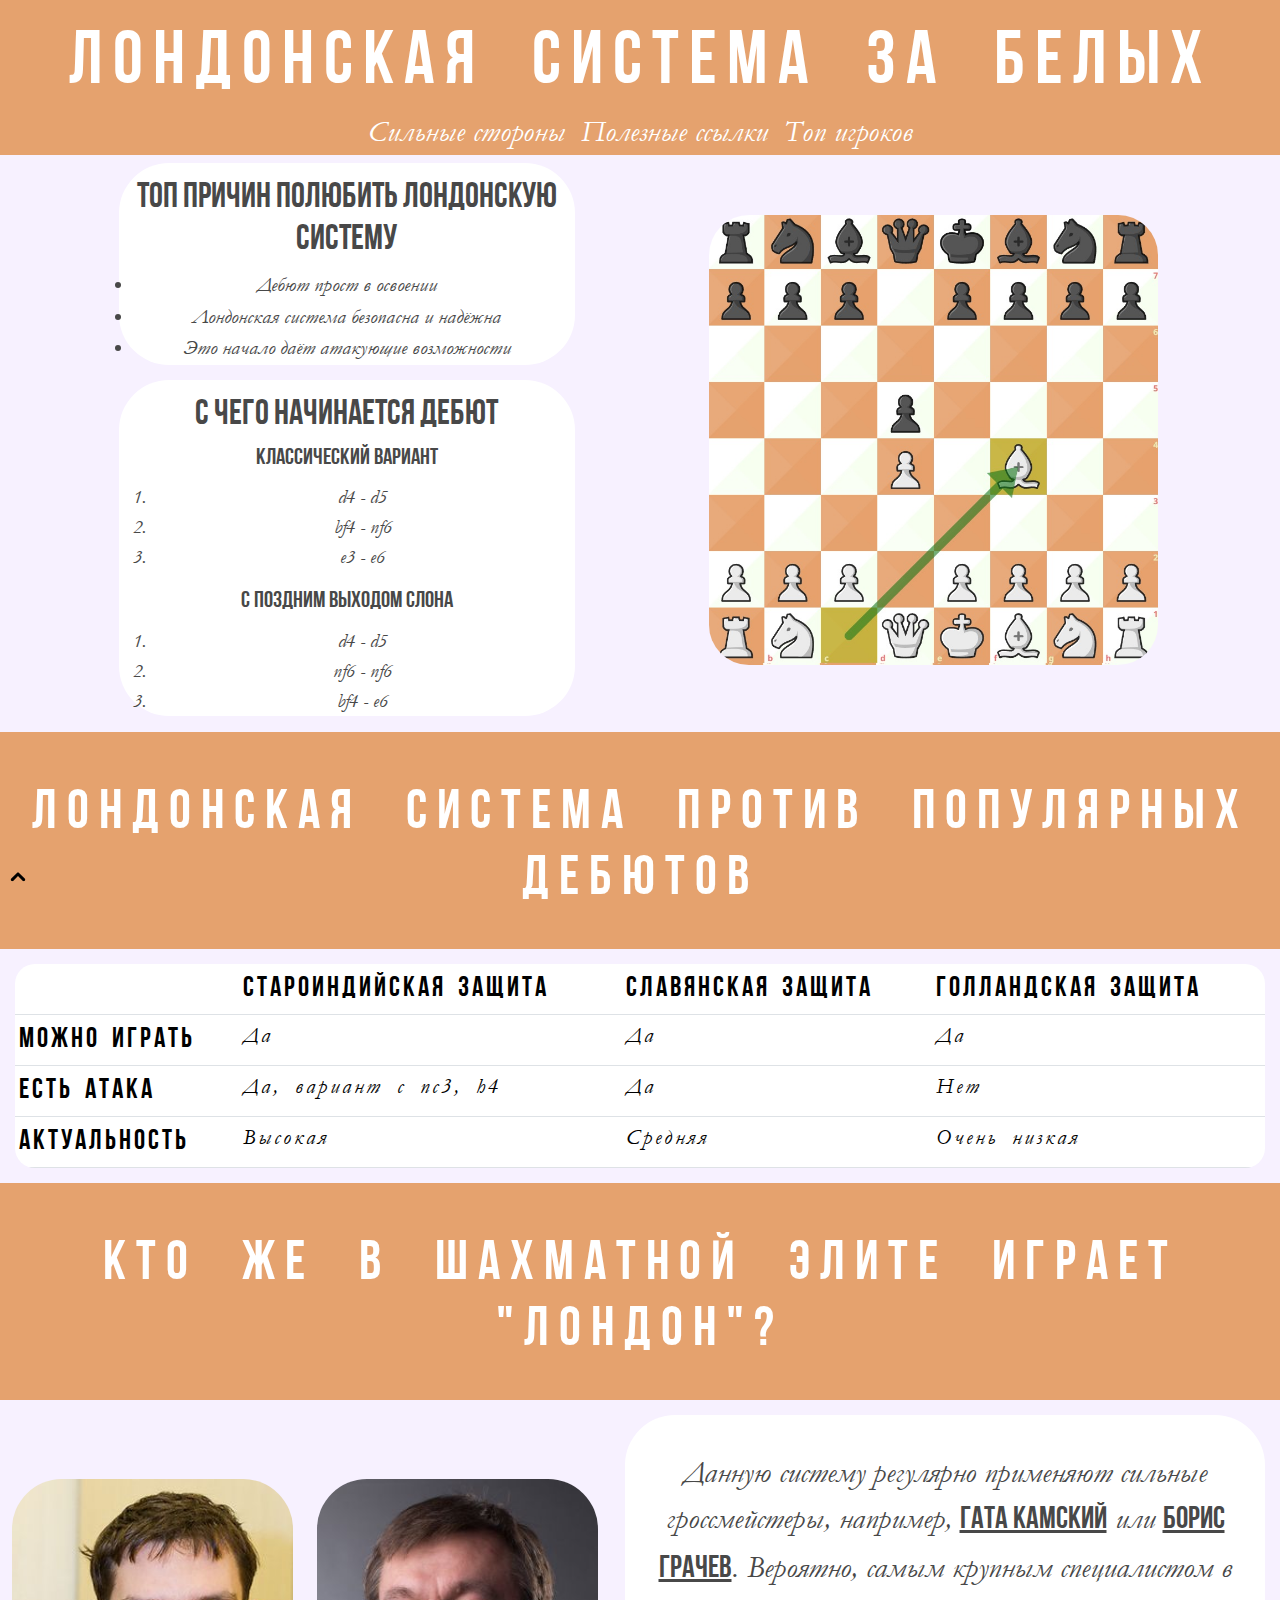
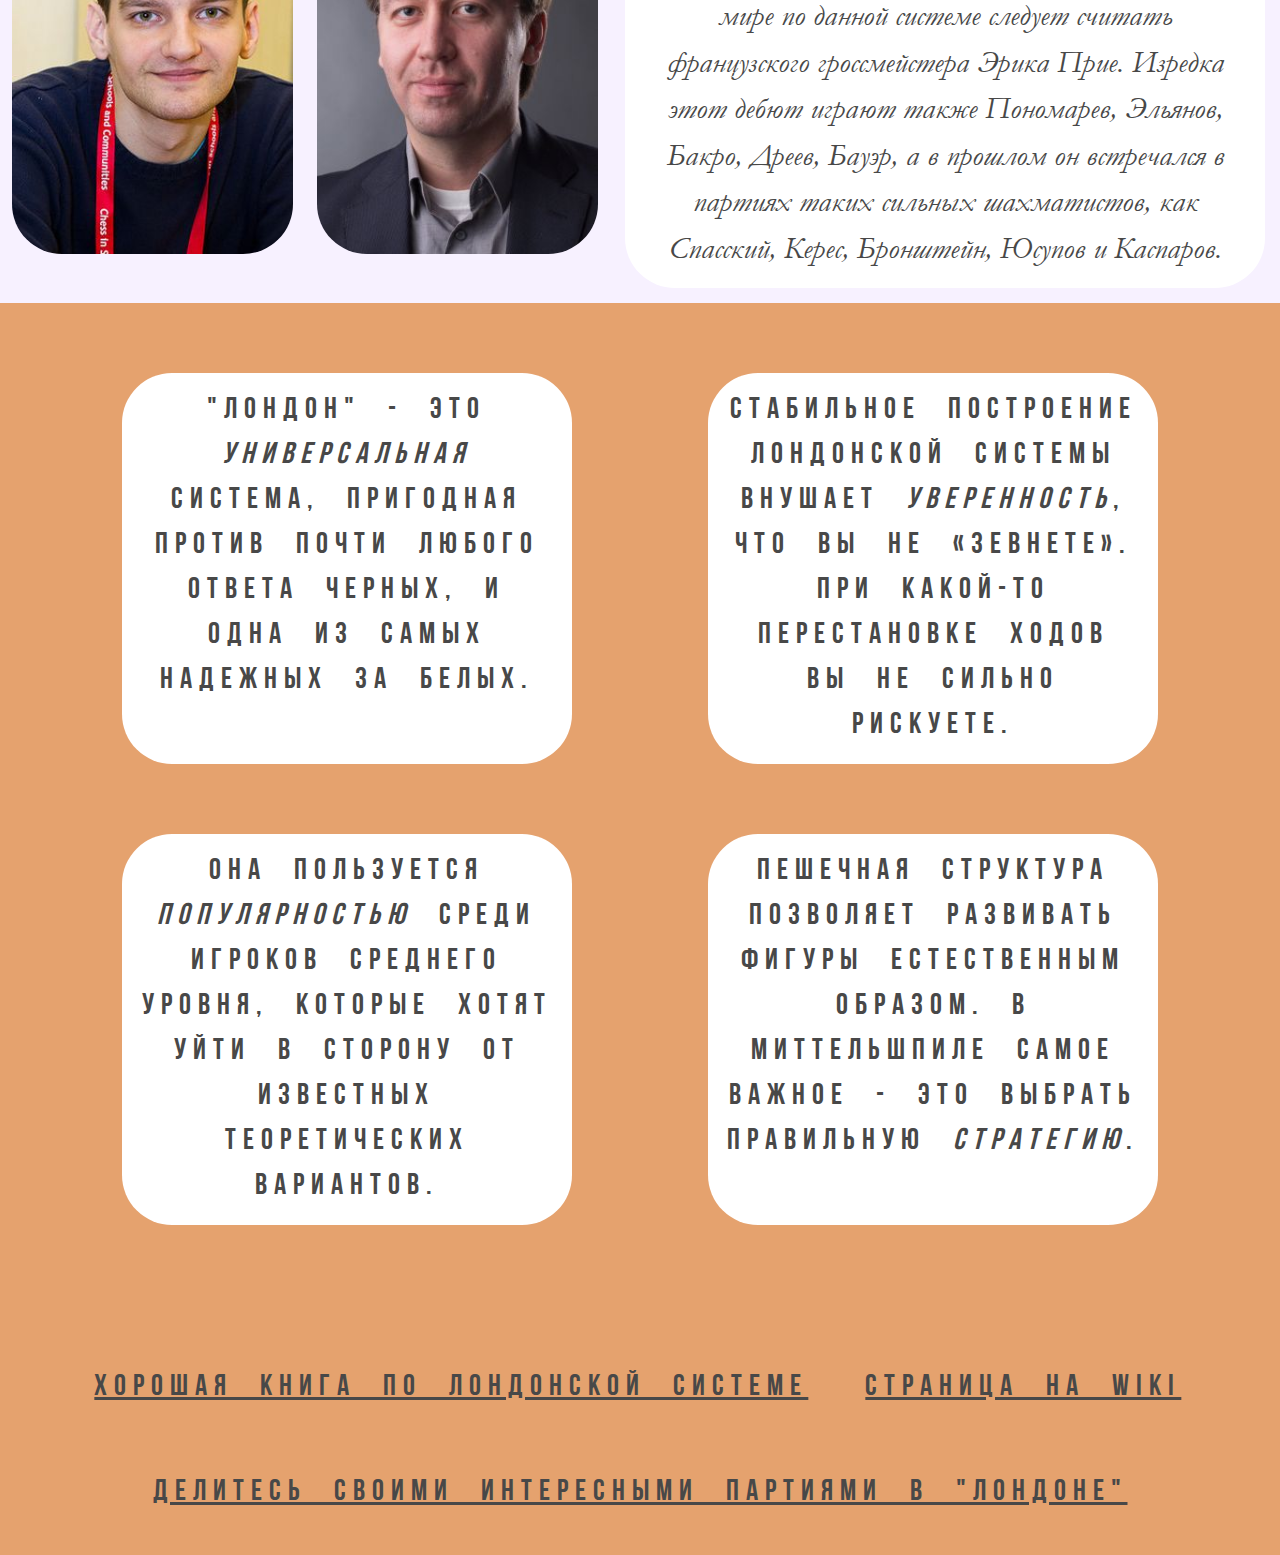
<file: index.html>
<!DOCTYPE html>
<html lang="ru">
<head>
    <meta charset="UTF-8">
    <meta name="viewport" content="width=device-width, initial-scale=1.0">

    <link href="./css/bootstrap.min.css" rel="stylesheet">
    <link href="./css/bootstrap-grid.min.css" rel="stylesheet">
    <link rel="stylesheet" href="./css/style.css">

    <title>Лондонская система</title>

    <script src="./js/bootstrap.min.js" defer></script>
    <script src="./js/bootstrap.bundle.min.js" defer></script>
    
</head>
<body>
    <header>
        <nav class="navbar navbar-expand-lg">
            <div class="container-fluid" style="background-color: #E5A26E">
                <div class="row">
                    <div class="col align-items-center">
                        <h1 class="text-center" style="margin-bottom: 0px;">Лондонская система за белых</h1>                       
                    </div>
                    <div class="collapse navbar-collapse" id="navbarNavAltMarkup">
                        <div class="navbar-nav" style="margin: auto;">
                            <a class="nav-link" href="#plus">Сильные стороны</a>
                            <a class="nav-link" href="#links">Полезные ссылки</a>
                            <a class="nav-link" href="#people">Топ игроков</a>
                        </div>                                  
                    </div>          
                </div>
                <button class="navbar-toggler" style="margin: auto;" type="button" data-bs-toggle="collapse" data-bs-target="#navbarNavAltMarkup" aria-controls="navbarNavAltMarkup" aria-expanded="false" aria-label="Toggle navigation">
                    <span><img src="down.svg" alt=""></span>
                </button> 
            </div>
        </nav>
    </header>

    <main>

        <button class="up"><img src="up.svg" alt="" ></button>

        <div class="container-fluid text-center">
            <div class="row  align-items-center">
                <div class="col-12 col-xl-1"></div>
                <div class="col">
                    <div class="white-box" style="padding-left: 15px; padding-right: 15px;">
                        <h2>ТОП ПРИЧИН ПОЛЮБИТЬ ЛОНДОНСКУЮ СИСТЕМУ</h2>

                        <li class="reason">Дебют прост в освоении</li>
                        <li class="reason">Лондонская система безопасна и надёжна</li>
                        <li class="reason">Это начало даёт атакующие возможности</li> 
                                                
                    </div>

                    <div class="white-box" style="margin-top: 15px;">
                        <h2>С ЧЕГО НАЧИНАЕТСЯ ДЕБЮТ</h2>

                        <h3>Классический вариант</h3>
        
                        <ol>
                            <li>d4 - d5</li>
                            <li>bf4 - nf6</li>
                            <li>e3 - e6</li>
                        </ol>
        
                        <h3>С поздним выходом слона</h3>
                        
                        <ol>
                            <li>d4 - d5</li>
                            <li>nf6 - nf6</li>
                            <li>bf4 - e6</li>
                        </ol>                          
                    </div>
                </div>

                <div class="col-xl-1"></div>

                <div class="col">
                    <img src="london.jpg" alt="" class="img-fluid main-img" style="margin-bottom: 15px;">
                </div>

                <div class="col-12 col-xl-1"></div>

            </div>
        </div>

        <div class="container-fluid" style="background-color: #E5A26E;">
            <div class="row">
                <h2 class="text-center" id="table">Лондонская система против популярных дебютов</h2>
            </div>
        </div>

        <div class="table-responsive-md" style="margin: 15px;">
            <table class="table table-hover table-sm" style="margin-bottom: 0px; border-radius: 20px;">
                <thead>
                  <tr>
                    <th scope="col"></th>
                    <th scope="col">Староиндийская защита</th>
                    <th scope="col">Славянская защита</th>
                    <th scope="col">Голландская защита</th>
                  </tr>
                </thead>
                <tbody>
                  <tr>
                    <th scope="row">Можно играть</th>
                    <td>Да</td>
                    <td>Да</td>
                    <td>Да</td>
                  </tr>
                  <tr>
                    <th scope="row">Есть атака</th>
                    <td>Да, вариант с nc3, h4</td>
                    <td>Да</td>
                    <td>Нет</td>
                  </tr>
                  <tr>
                    <th scope="row">Актуальность</th>
                    <td>Высокая</td>
                    <td>Средняя</td>
                    <td>Очень низкая</td>
                  </tr>
                </tbody>
              </table>
        </div>

        <div class="container-fluid" style="background-color: #E5A26E">
            <div class="row players">
                <h2 class="text-center" id="people">Кто же в шахматной элите играет "Лондон"?</h2>
            </div>
        </div>

        <div class="container-fluid">
            <div class="row align-items-center players">
                <div class="col-6 col-lg">
                    <img src="grachev.jpg" class="img-fluid float-end" alt="">
                </div>
                <div class="col-6 col-lg">
                    <img src="gata.jpg" class="img-fluid" alt="">
                </div>
                <div class="col col-lg-6 text-center white-box-players">
                    <p class="text-players">
                        Данную систему регулярно применяют сильные гроссмейстеры, например, <span>Гата Камский</span> или <span>Борис Грачев</span>. Вероятно, самым крупным специалистом в мире по данной системе следует считать французского гроссмейстера Эрика Прие. Изредка этот дебют играют также Пономарев, Эльянов, Бакро, Дреев, Бауэр, а в прошлом он встречался в партиях таких сильных шахматистов, как Спасский, Керес, Бронштейн, Юсупов и Каспаров.
                    </p>                        
                </div>
            </div>
        </div>

        <div class="container-fluid text-center description" id="plus" style="background-color: #E5A26E">
            <div class="row">
                <div class="col-xl-1"></div>
                <div class="col white-box-description"><p>"Лондон" - это <i>универсальная</i> система, пригодная против почти любого ответа черных, и одна из самых надежных за белых.</p></div>
                <div class="col-xl-1"></div>
                <div class="col white-box-description"><p>Стабильное построение лондонской системы внушает <i>уверенность</i>, что вы не «зевнете». При какой-то перестановке ходов вы не сильно рискуете.</p></div>
                <div class="col-xl-1"></div>                
            </div>
            <div class="row">
                <div class="col-xl-1"></div>
                <div class="col white-box-description"><p>Она пользуется <i>популярностью</i> среди игроков среднего уровня, которые хотят уйти в сторону от известных теоретических вариантов.</p></div>
                <div class="col-xl-1"></div>
                <div class="col white-box-description"><p>Пешечная структура позволяет развивать фигуры естественным образом. В миттельшпиле самое важное - это выбрать правильную <i>стратегию</i>.</p></div>
                <div class="col-xl-1"></div>                
            </div>
        </div>



    </main>

    <footer>
        <div class="container-fluid" style="background-color: #E5A26E; padding-top: 140px; padding-bottom: 40px;">
            <div class="row" id="links">
                <div class="col-xl-8 text-center text-xl-end" style="padding-right: 45px;"><a href="https://chess-boom.online/londonskaya-sistema-debyutnyiy-repertuar-za-belyih/" target="_blank">Хорошая книга по Лондонской системе</a></div>
                <div class="col-xl-4 text-center text-xl-start"><a href="https://ru.wikipedia.org/wiki/%D0%9B%D0%BE%D0%BD%D0%B4%D0%BE%D0%BD%D1%81%D0%BA%D0%B0%D1%8F_%D1%81%D0%B8%D1%81%D1%82%D0%B5%D0%BC%D0%B0" target="_blank">Страница на Wiki</a></div>
            </div>
        </div>
        <div class="container-fluid" style="background-color: #E5A26E; padding-top: 20px; padding-bottom: 40px;">
            <div class="row" id="links">
                <div class="col text-center"><a href="./form.html" target="_blank">Делитесь своими интересными партиями в "Лондоне"</a></div>
            </div>
        </div>
    </footer>
</body>
</html>
</file>
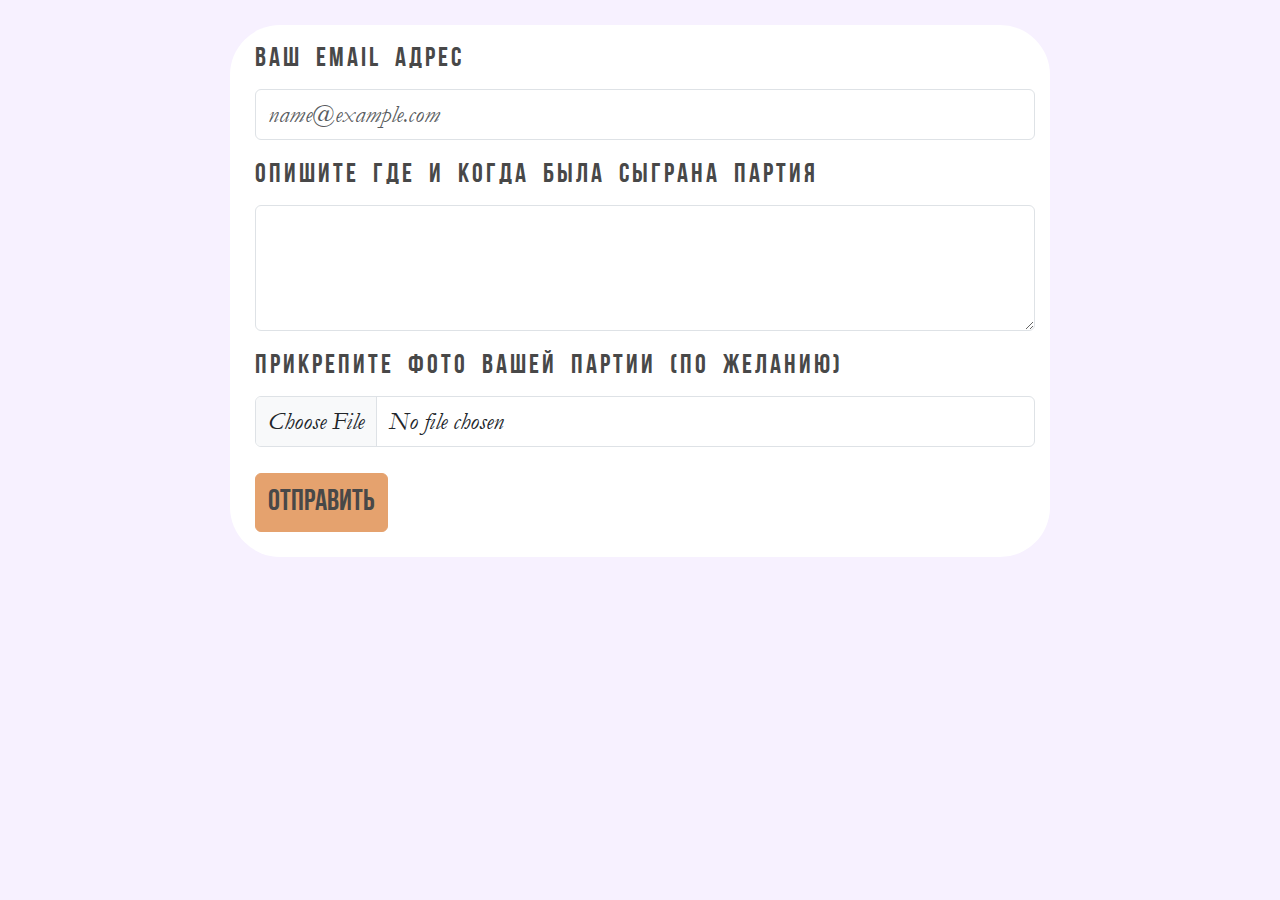
<file: form.html>
<!DOCTYPE html>
<html lang="ru">
<head>
    <meta charset="UTF-8">
    <meta name="viewport" content="width=device-width, initial-scale=1.0">
    <link href="./css/bootstrap.min.css" rel="stylesheet">
    <link href="./css/bootstrap-grid.min.css" rel="stylesheet">
    <link rel="stylesheet" href="./css/style.css">

    <title>Форма</title>

    <script src="./js/bootstrap.min.js" defer></script>
    <script src="./js/bootstrap.bundle.min.js" defer></script>
</head>
<body>

    <div class="row">
        <div class="col-sm-1 col-lg-2"></div>
        <div class="col form white-box" style="margin: 25px;">
            <div class="mb-3">
                <label for="exampleFormControlInput1" class="form-label">Ваш Email адрес</label>
                <input type="email" class="form-control" id="exampleFormControlInput1" placeholder="name@example.com">
            </div>
            <div class="mb-3">
                <label for="exampleFormControlTextarea1" class="form-label">Опишите где и когда была сыграна партия</label>
                <textarea class="form-control" id="exampleFormControlTextarea1" rows="3"></textarea>
            </div>
            <div class="mb-3">
                <label for="formFile" class="form-label">Прикрепите фото вашей партии (по желанию)</label>
                <input class="form-control" type="file" id="formFile">
            </div>
            <button type="submit" class="btn btn-primary btn-form">Отправить</button>       
        </div>
        <div class="col-sm-1 col-lg-2"></div>
    </div>

</body>
</html>
</file>
<file: css/style.css>
@font-face {
    font-family: "Bebas Neue";
    src: url("./../font/Bebas Neue.ttf");
}

@font-face {
    font-family: "Garamond";
    src: url("./../font/Garamond.ttf");
}

body {
    background-color: #f7f1ff;
}

body::-webkit-scrollbar {
    display: none;
    }

.up {
    position: fixed;
    bottom: 10px;
    border: none;
    cursor: pointer; 
    background: transparent; 
}

.navbar {
    padding-top: 0;
}

.navbar-nav a{
    text-decoration: none;
    color: #fff;
    font-size: 30px;
    font-family: "Garamond";
    padding: 0px;
}

.navbar-nav a:hover{
    color: #484848;
}

h1{
    color: #fff;
    padding-top: 20px;
    word-spacing: 25px;
    letter-spacing: 10px;
    font-family: "Bebas Neue";
    font-size: 75px;
}

.white-box {
    background-color: #fff;
    border-radius: 50px;
}

.main-img {
    height: 450px;
    border-radius: 40px;
}

h2 {
    padding-top: 15px;
    font-family: "Bebas Neue";
    font-size: 35px;
    color: #484848;
}


h3 {
    margin-bottom: 10px;
    font-family: "Bebas Neue";
    font-size: 23px;
    color: #484848;
}

.white-box ol {
    color: #484848;
    font-family: "Garamond";
    font-size: 20px;
    text-align: center;
}

.reason {
    font-family: "Garamond";
    font-size: 21px;
    text-align: center;
    color: #484848;
}

.players h2 {
    font-family: "Bebas Neue";
    font-size: 55px;
    color: #fff;
    word-spacing: 25px;
    letter-spacing: 10px;
    margin-top: 35px;
    margin-bottom: 35px;
}

.players img {
    border-radius: 50px;
    margin-top: 30px;
}

.text-players {
    font-family: "Garamond";
    font-size: 31px;
    color: #484848;
    padding-top: 35px;
    padding-left: 15px;
    padding-right: 15px;
}

span {
    font-family: "Bebas Neue";
    text-decoration-line: underline;
}

.white-box-description {
    background-color: #fff;
    border-radius: 50px;
    margin: 70px 15px 0px 15px;
    padding-left: 15px;
    padding-right: 15px;
    padding-top: 15px;
}

.white-box-players {
    background-color: #fff;
    border-radius: 50px;
    margin: 15px;
}

.description {
    word-spacing: 15px;
    letter-spacing: 7px;
    font-family: "Bebas Neue";
    color: #484848;
    font-size: 30px;
}

#links {
    word-spacing: 15px;
    letter-spacing: 7px;
    font-family: "Bebas Neue";
    color: #484848;
    font-size: 30px;
}

a {
    color: #484848;
}

#table {
    font-family: "Bebas Neue";
    font-size: 55px;
    color: #fff;
    word-spacing: 25px;
    letter-spacing: 10px;
    margin-top: 35px;
    margin-bottom: 35px;
}

table {
  overflow: hidden;
  border-radius: 20px;
  font-family: "Bebas Neue";
  font-size: 28px;
  word-spacing: 5px;
  letter-spacing: 3px;

}

td {
  font-family: "Garamond";
  font-size: 22px;
}

.form {
    margin: 10px;
    font-family: "Bebas Neue";
    color: #484848;
    word-spacing: 7px;
    letter-spacing: 3px;
    font-size: 27px;
    padding-top: 15px;
    padding-left: 25px;
    padding-right: 15px;
    padding-bottom: 15px;
}

.form-control {
    font-family: Garamond;
    font-size: 25px;
}

.btn-form {
    background-color: #E5A26E; 
    border-color: #E5A26E; 
    font-size: 30px; 
    margin-top: 10px; 
    margin-bottom: 10px;
    color: #484848;
}

.btn-form:hover {
    background-color: #E5A26E;
    border-color: #E5A26E;
}
</file>
